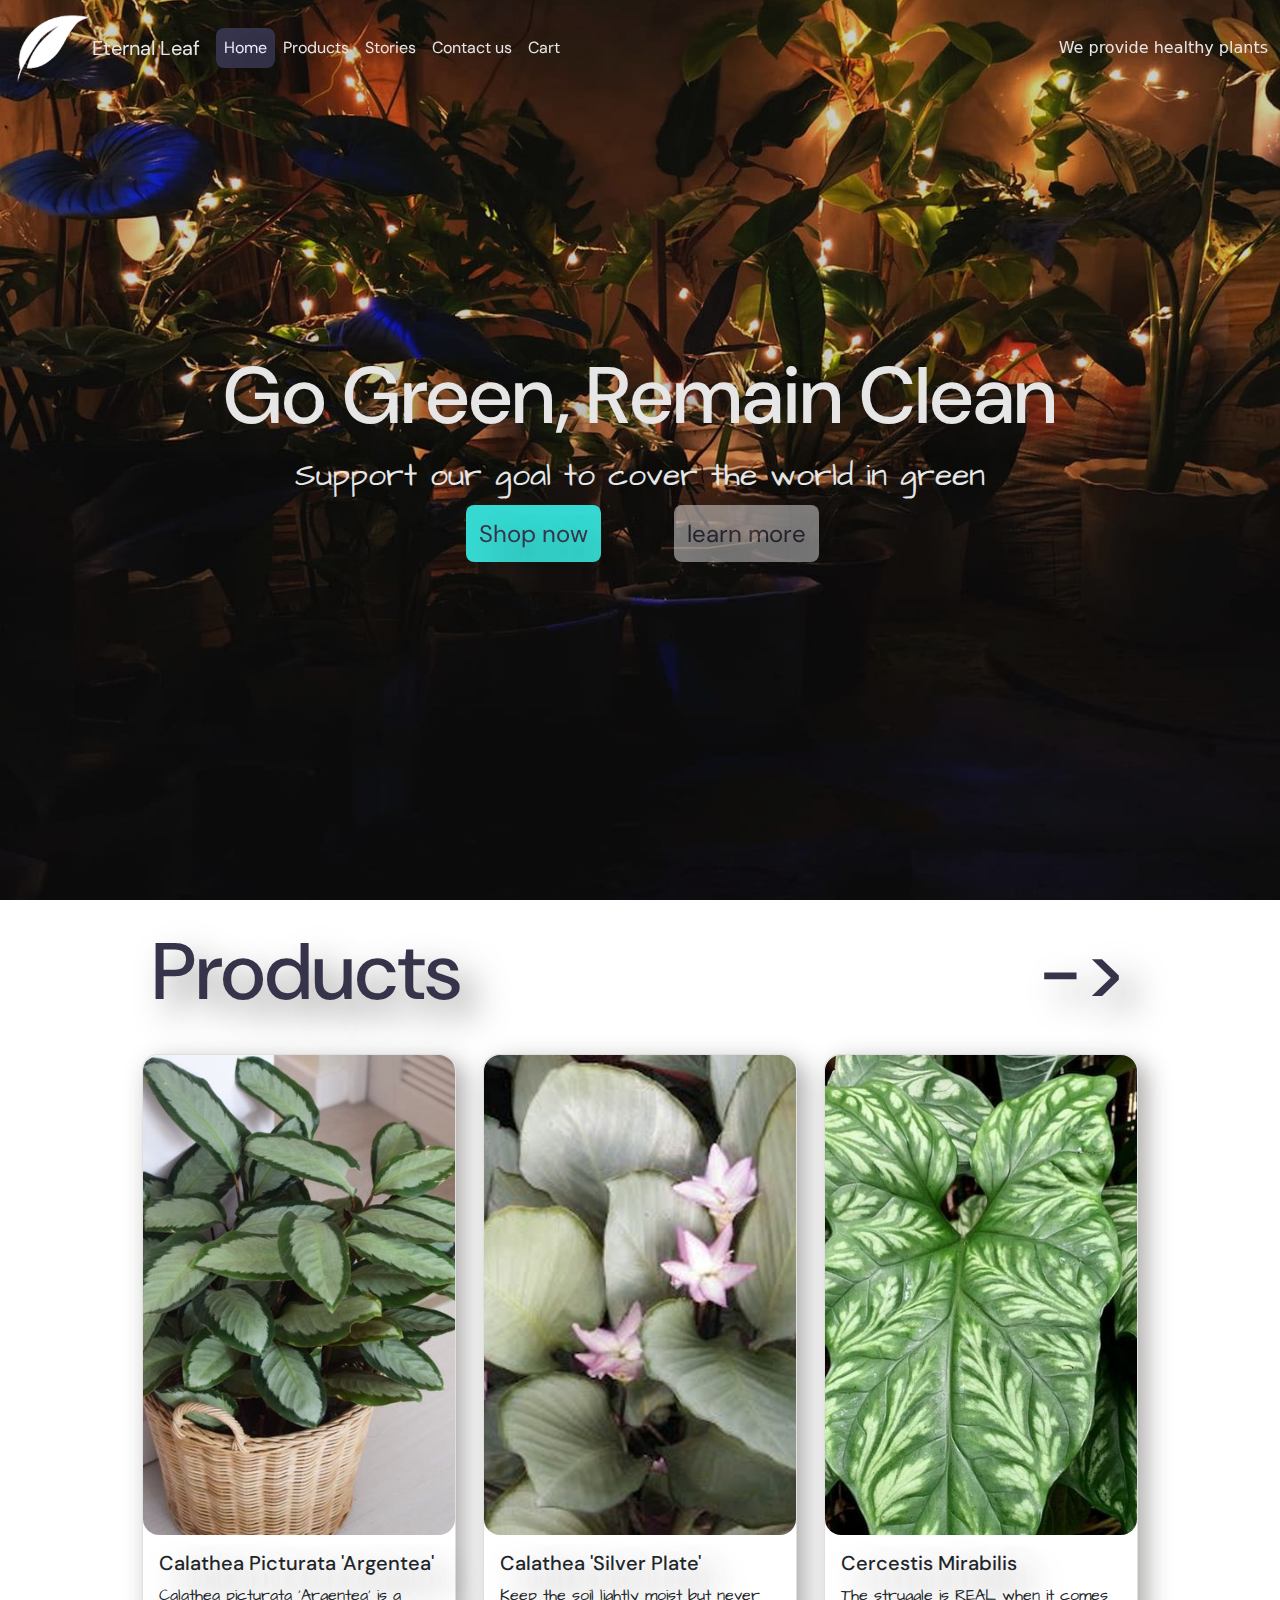
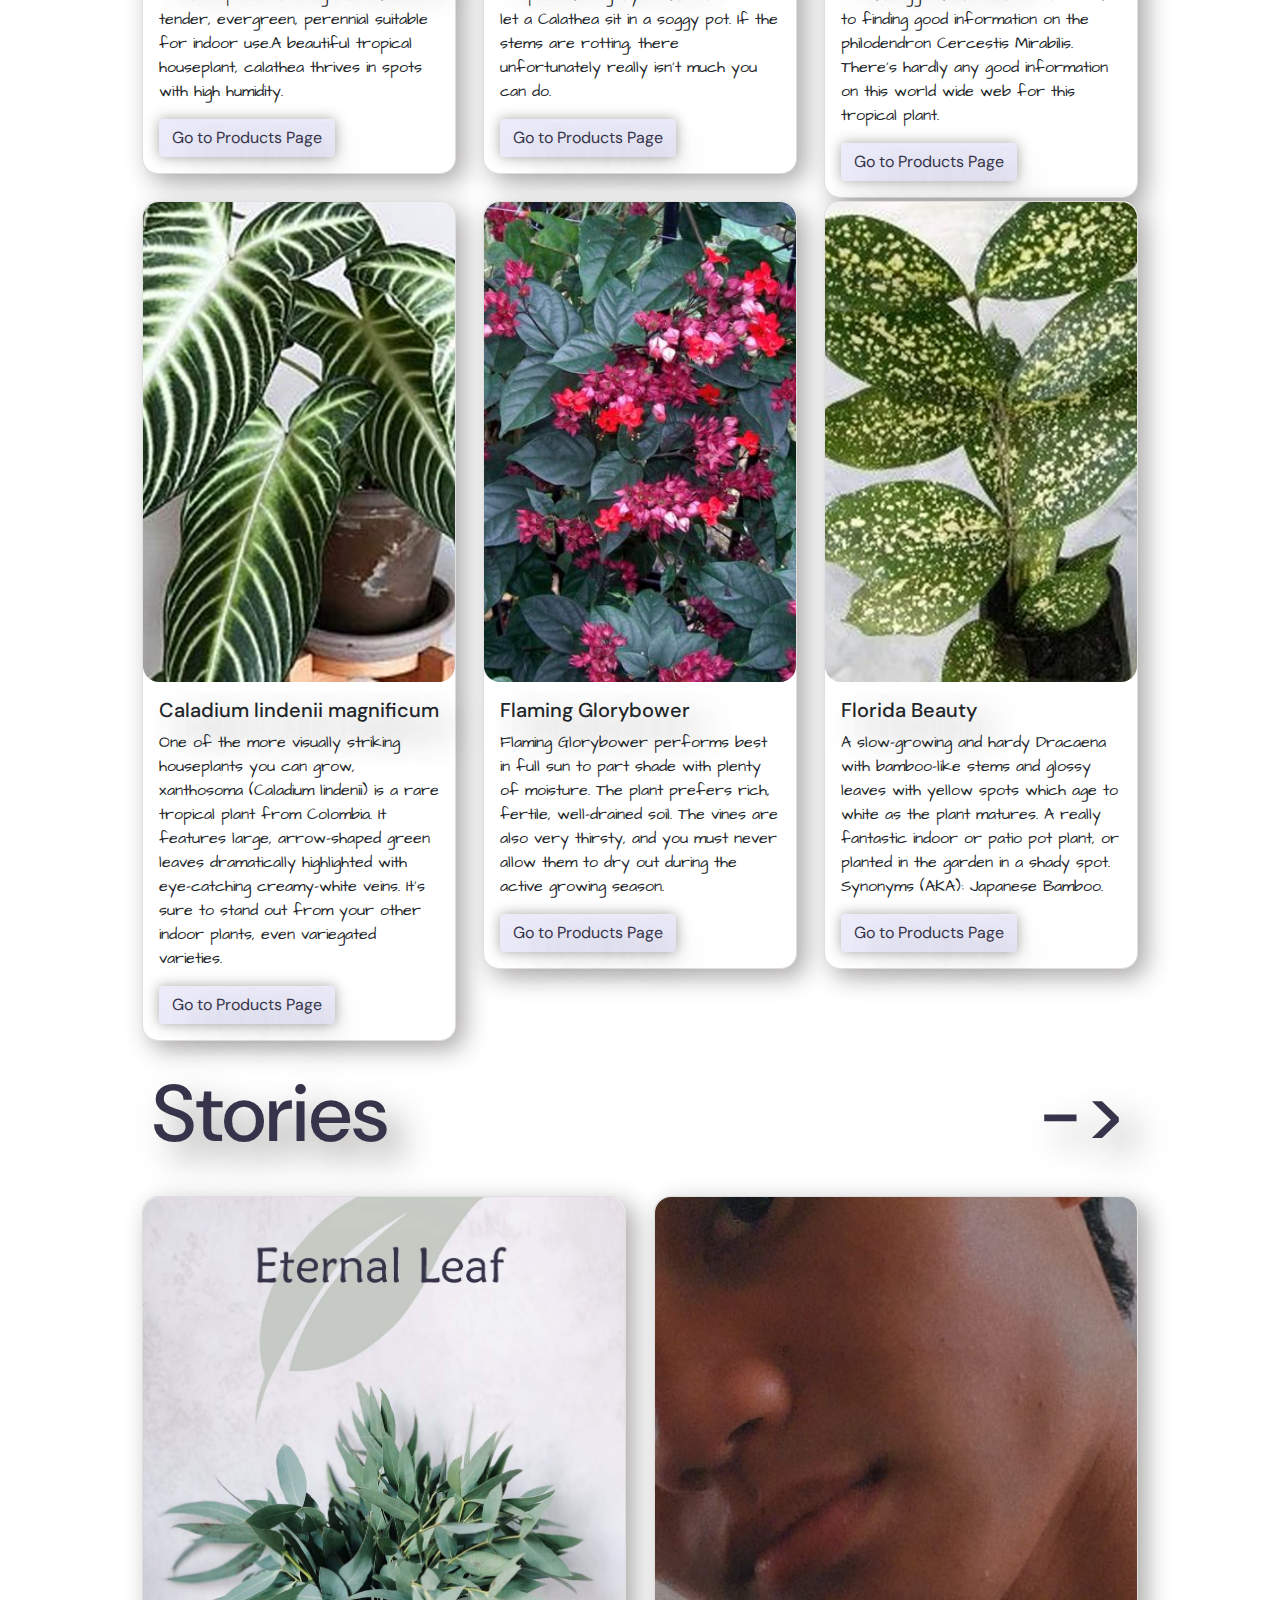
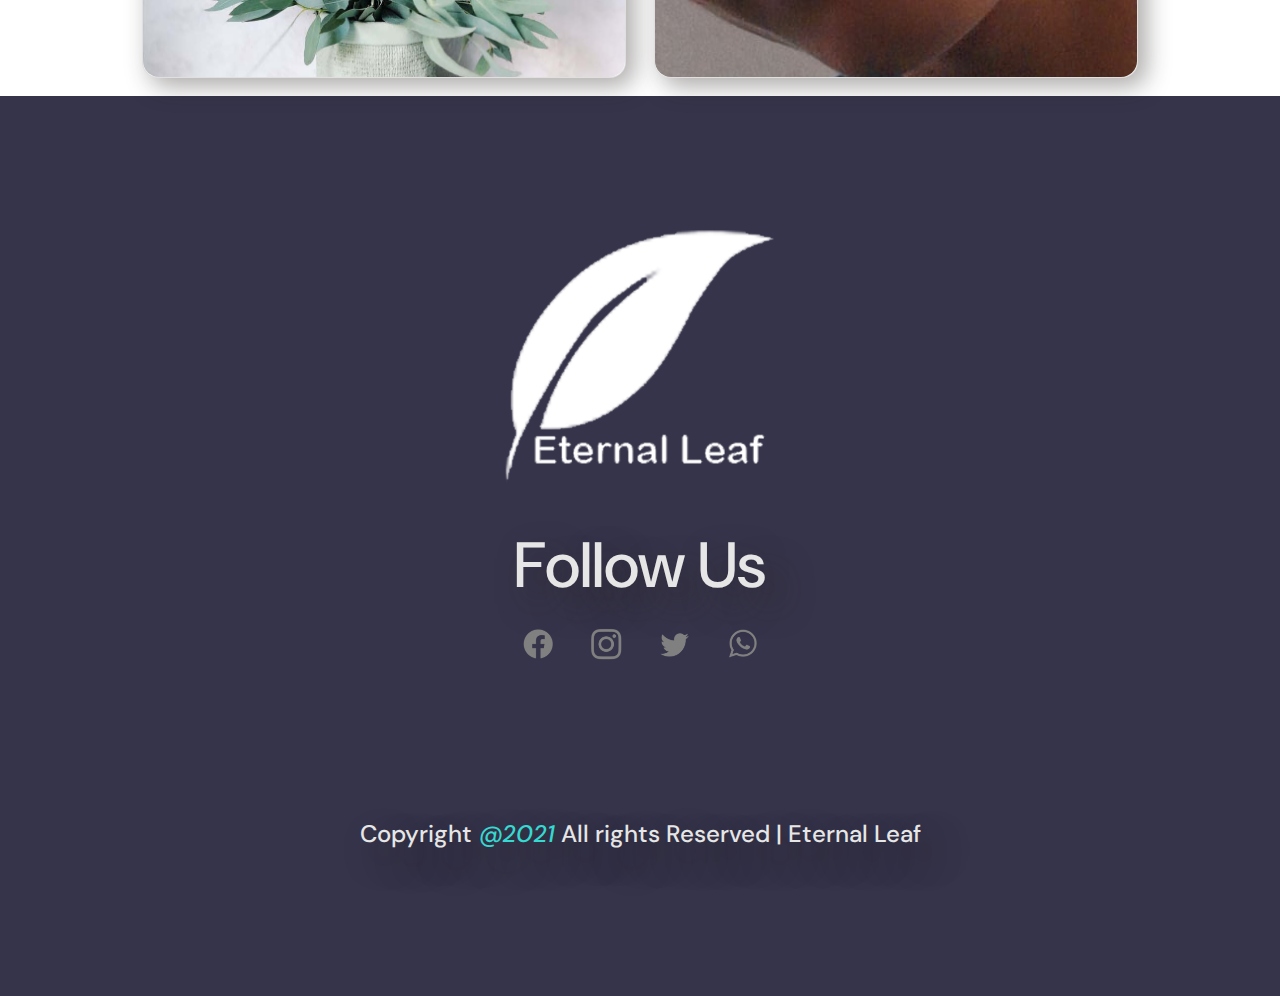
<file: index.html>
<!DOCTYPE html>
<html>
<head>
	<meta charset="utf-8">
	<title>Eternal Leaf</title>
	<link rel="stylesheet" type="text/css" href="css/bootstrap.css">
	<link rel="stylesheet" type="text/css" href="css/style.css">
	<script type="text/javascript">
			window.addEventListener("scroll", function(){
				var navbar = document.querySelector("nav");
				navbar.classList.toggle("sticky", window.scrollY > 50);
			})
	</script>
	<link rel="shortcut icon" href="img/title-logo.ico" />
</head>

<body >
	<!-- navbar -->
<nav class="navbar navbar-expand-lg ">
  <div class="container-fluid">
  	<img src="img/eternalleaf-icon.png">
    <a class="navbar-brand" href="#">Eternal Leaf</a>
    <button class="navbar-toggler" type="button" data-bs-toggle="collapse" data-bs-target="#navbarText" aria-controls="navbarText" aria-expanded="false" aria-label="Toggle navigation">
      <span class="navbar-toggler-icon">
      	<img src="img/cart-icon.png">
      </span>
    </button>
    <div class="collapse navbar-collapse" id="navbarText">
      <ul class="navbar-nav me-auto mb-2 mb-lg-0">
        <li class="nav-item">
          <a class="nav-link nav-link-active" aria-current="page" href="index.html">Home</a>
        </li>
        <li class="nav-item">
          <a class="nav-link" href="products.html">Products</a>
        </li>
        <li class="nav-item">
          <a class="nav-link" href="stories.html">Stories</a>
        </li>
        <li class="nav-item">
          <a class="nav-link" href="contact.html">Contact us</a>
        </li>
        <li class="nav-item">
          <a class="nav-link" href="cart.html">Cart</a>
        </li>
      </ul>
      <span class="navbar-text">
        We provide healthy plants
      </span>
    </div>
  </div>
</nav>


	<!-- hero section -->
	<div class="container-fluid">
		<div class="row hero">
			<img src="img/hero.jpg"> 
			<div class="col-12 align-self-center">
				<h1 >Go Green, Remain Clean</h1>
				<p>Support our goal to cover the world in green</p>
				<div class="row justify-content-center">
					<div class="col-md-2 col-sm-4 col-6">
						<a href="products.html" class="button-shop button">Shop now</a>
					</div>
					<div class="col-md-2 col-sm-4 col-6">
						<a href="stories.html" class="button">learn more</a>
					</div>
					
				</div>
			</div>
			
		</div>
	</div>

	<!-- products section -->
	<div class="container">

		<div class="row justify-content-between">
			<div class="col mini-nav">
				<h1>Products</h1>
			</div>
			<div class="col mini-nav">
				<a href="products.html" class="proceed">
					<h1>-></h1>
				</a>
				
			</div>
		</div>

		<div class="row row-cols-md-3 row-cols-sm-2 row-cols-1">
			<div class="col">
				<div class="card">
				  <img src="img/Argentea.png" class="card-img-top" alt="...">
				  <div class="card-body">
				    <h5 class="card-title">Calathea Picturata 'Argentea'</h5>
				    <p class="card-text">Calathea picturata 'Argentea' is a tender, evergreen, perennial suitable for indoor use.A beautiful tropical houseplant, calathea thrives in spots with high humidity.</p>
				    <a href="products.html" class="btn btn-shop">Go to Products Page</a>
				  </div>
				</div>
			</div>
			<div class="col">
				<div class="card">
				  <img src="img/Calathea.png" class="card-img-top" alt="...">
				  <div class="card-body">
				    <h5 class="card-title">Calathea 'Silver Plate'</h5>
				    <p class="card-text"> Keep the soil lightly moist but never let a Calathea sit in a soggy pot. If the stems are rotting, there unfortunately really isn't much you can do.</p>
				    <a href="products.html" class="btn btn-shop">Go to Products Page</a>
				  </div>
				</div>
			</div>
			<div class="col">
				<div class="card">
				  <img src="img/CercestisMirabilis.png" class="card-img-top" alt="...">
				  <div class="card-body">
				    <h5 class="card-title">Cercestis Mirabilis</h5>
				    <p class="card-text">The struggle is REAL when it comes to finding good information on the philodendron Cercestis Mirabilis. There’s hardly any good information on this world wide web for this tropical plant.</p>
				    <a href="products.html" class="btn btn-shop">Go to Products Page</a>
				  </div>
				</div>
			</div>
			<div class="col">
				<div class="card">
				  <img src="img/Etsy.png" class="card-img-top" alt="...">
				  <div class="card-body">
				    <h5 class="card-title">Caladium lindenii magnificum</h5>
				    <p class="card-text">One of the more visually striking houseplants you can grow, xanthosoma (Caladium lindenii) is a rare tropical plant from Colombia. It features large, arrow-shaped green leaves dramatically highlighted with eye-catching creamy-white veins. It's sure to stand out from your other indoor plants, even variegated varieties. </p>
				    <a href="products.html" class="btn btn-shop">Go to Products Page</a>
				  </div>
				</div>
			</div>
			<div class="col">
				<div class="card">
				  <img src="img/FlamingGlorybower.png" class="card-img-top" alt="...">
				  <div class="card-body">
				    <h5 class="card-title">Flaming Glorybower</h5>
				    <p class="card-text">Flaming Glorybower performs best in full sun to part shade with plenty of moisture. The plant prefers rich, fertile, well-drained soil. The vines are also very thirsty, and you must never allow them to dry out during the active growing season.</p>
				    <a href="products.html" class="btn btn-shop">Go to Products Page</a>
				  </div>
				</div>
			</div>
			<div class="col">
				<div class="card">
				  <img src="img/FloridaBeauty.png" class="card-img-top" alt="...">
				  <div class="card-body">
				    <h5 class="card-title">Florida Beauty</h5>
				    <p class="card-text">A slow-growing and hardy Dracaena with bamboo-like stems and glossy leaves with yellow spots which age to white as the plant matures. A really fantastic indoor or patio pot plant, or planted in the garden in a shady spot. Synonyms (AKA): Japanese Bamboo.</p>
				    <a href="products.html" class="btn btn-shop">Go to Products Page</a>
				  </div>
				</div>
			</div>
		</div>
	</div>

	<!-- story section -->
	<div class="container">
		<div class="row justify-content-between">
			<div class="col mini-nav">
				<h1>Stories</h1>
			</div>
			<div class="col mini-nav">
				<a href="stories.html" class="proceed">
					<h1>-></h1>
				</a>
			</div>
		</div>

		<div class="row row-cols-2">
			<div class="col">
				<div class="card">
				  <img src="img/product-1.jpg" class="card-img-story" alt="...">
				  <div class="card-body card-story">
				    <h5 class="card-title">Company</h5>
				    <p class="card-text">The Company Eternal leaf was once just a small little business in the philippines that sells plants and crops to people, people come here to buy beautiful well cared plants that gives us pleasure everyday, the bsiness boomed when the pandemic came which led people to take care of plants more than usual, in the philippines they were called 'plantitas' and 'plantitos'...</p>
				  </div>
				</div>
			</div>
			<div class="col">
				<div class="card">
				  <img src="img/Socialimg.jpg" class="card-img-story" alt="...">
				  <div class="card-body card-story">
				    <h5 class="card-title">Founder</h5>
				    <p class="card-text">It's me Justine Codera the founder of Eternal Leaf, im a web designer graduate from rtu, so basically I designed this website myself, I've been a designer in many kinds of things like, logo's posters, webpages, and brands but besides being a designer, I own Eternal leaf which was just a small business way back 2020...</p>
				  </div>
				  
				</div>
			</div>
		</div>

	</div>

	<!-- Footer section -->
	<div class="container-fluid footer">
		<div class="row justify-content-center row-logo">
			<div class="col-4">
				<img src="img/footer-icon.png" class="logo">
			</div>
		</div>
		<div class="row text-center  row-follow_us">
			<h1>
				Follow Us
			</h1>
		</div>
		<div class="row text-center icons row-links">
			<a href="">
				<img src="img/facebook-icon.png" alt="" class="footer-icon">
			</a>
			<a href="">
				<img src="img/insta-icon.png" alt="" class="footer-icon">
			</a>
			<a href="">
				<img src="img/twitter-icon.png" alt="" class="footer-icon">
			</a>
			<a href="">
				<img src="img/whatsapp-icon.png" alt="" class="footer-icon">
			</a>
		</div>
		<div class="row text-center copyright">
			<h3>Copyright<em class="copyright"> @2021</em> All rights Reserved | Eternal Leaf</h3>
		</div>
	</div>

<script type="text/javascript" src="js/bootstrap.bundle.js"></script>
</body>
</html>
</file>
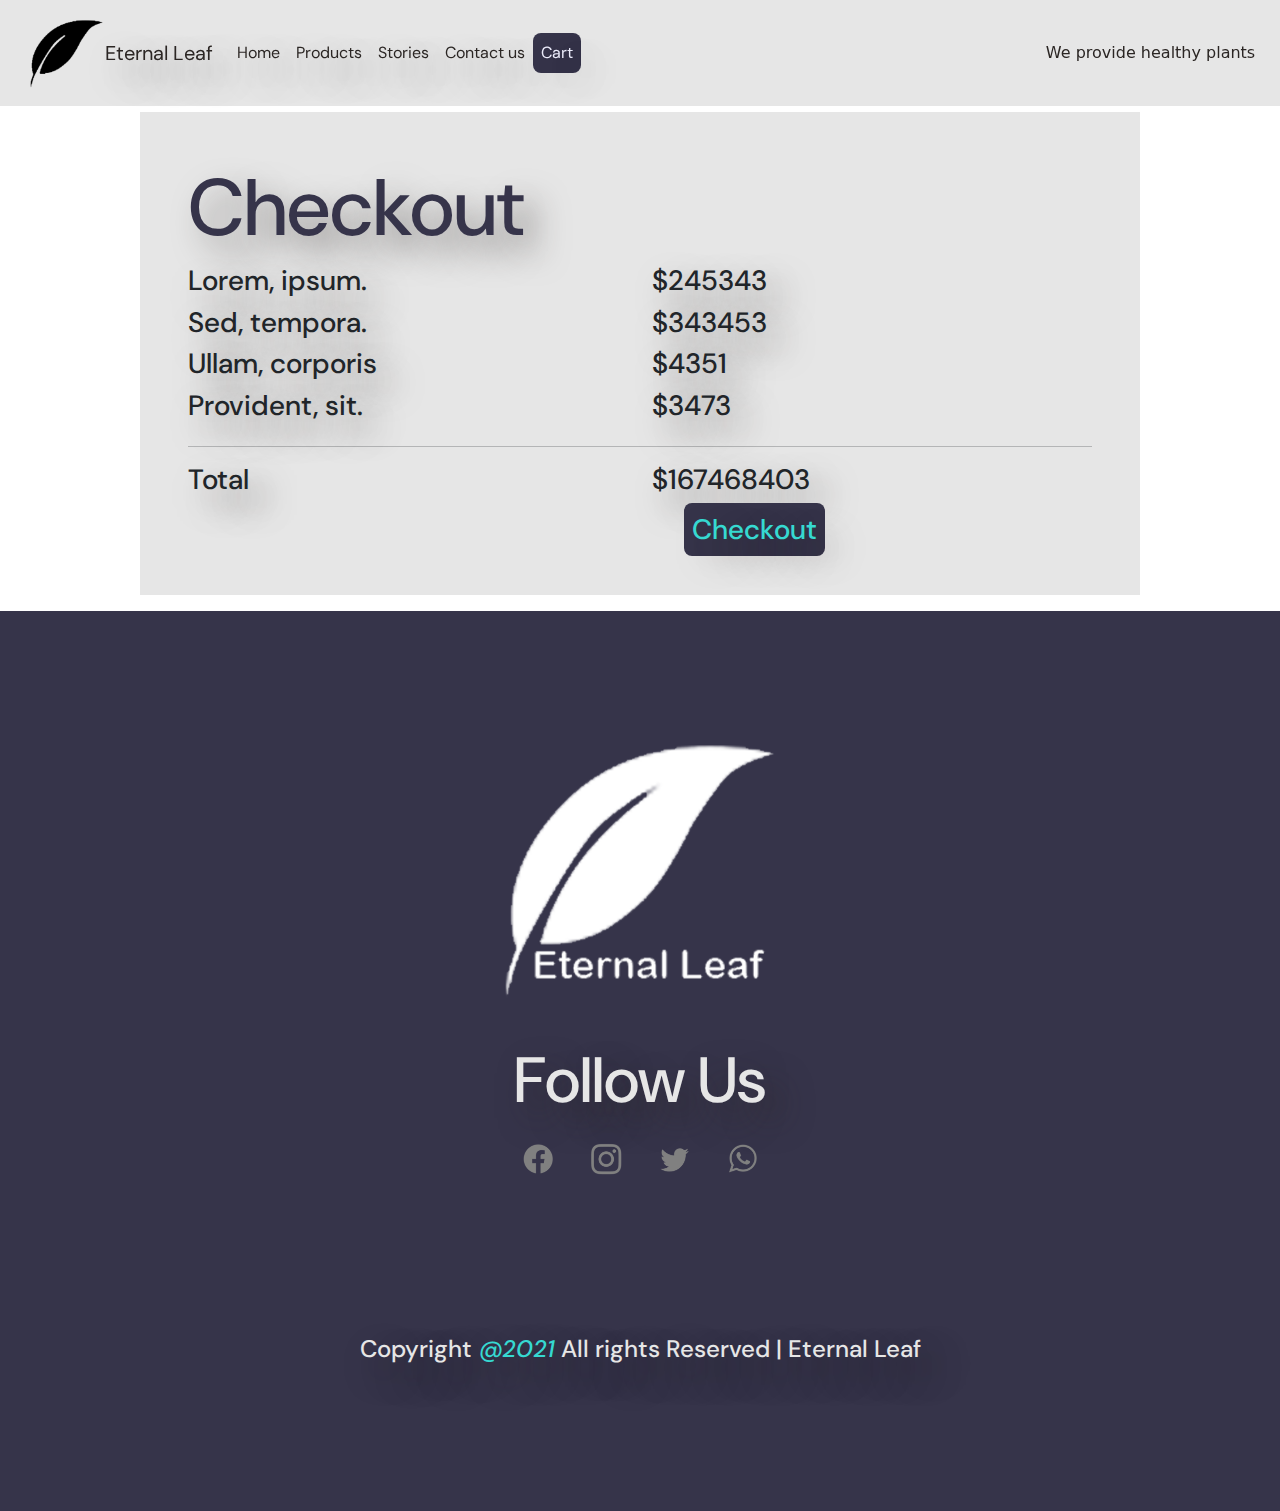
<file: cart.html>
<!DOCTYPE html>
<html>
<head>
	<meta charset="utf-8">
	<title>Eternal Leaf</title>
	<link rel="stylesheet" type="text/css" href="css/bootstrap.css">
	<link rel="stylesheet" type="text/css" href="css/style.css">

	<link rel="shortcut icon" href="img/title-logo.ico" />

</head>
<body>
	<!-- navbar -->
<nav class="navbar navbar-expand-lg sticky">
  <div class="container-fluid">
  	<img src="img/eternalleaf-icon.png">
    <a class="navbar-brand" href="#">Eternal Leaf</a>
    <button class="navbar-toggler" type="button" data-bs-toggle="collapse" data-bs-target="#navbarText" aria-controls="navbarText" aria-expanded="false" aria-label="Toggle navigation">
      <span class="navbar-toggler-icon">
      	<img src="img/cart-icon.png">
      </span>
    </button>
    <div class="collapse navbar-collapse" id="navbarText">
      <ul class="navbar-nav me-auto mb-2 mb-lg-0">
        <li class="nav-item">
          <a class="nav-link" aria-current="page" href="index.html">Home</a>
        </li>
        <li class="nav-item">
          <a class="nav-link" href="products.html">Products</a>
        </li>
        <li class="nav-item">
          <a class="nav-link" href="stories.html">Stories</a>
        </li>
        <li class="nav-item">
          <a class="nav-link" href="contact.html">Contact us</a>
        </li>
        <li class="nav-item">
          <a class="nav-link nav-link-active" href="cart.html">Cart</a>
        </li>
      </ul>
      <span class="navbar-text">
        We provide healthy plants
      </span>
    </div>
  </div>
</nav>


<!-- checkout -->
<div class="container checkout-padding">
	<div class="checkout">
		<div class="row">
			<h1>Checkout</h1>
		</div>
	<div class="row">
		<div class="col-6">
			<h3>Lorem, ipsum.</h3>
			<h3>Sed, tempora.</h3>
			<h3>Ullam, corporis</h3>
			<h3>Provident, sit.</h3>
		</div>
		<div class="col-6">
			<h3>$245343</h3>
			<h3>$343453</h3>
			<h3>$4351</h3>
			<h3>$3473</h3>
		</div>
	</div>
	<hr>
	<div class="row total-checkout">
		<div class="col">
			<h3>Total</h3>
		</div>
		<div class="col total-cost">
			<div class="row">
				<div class="col-12"><h3>$167468403</h3></div>
				<div class="col-12" style="margin-top: 1rem;"><a href="#"><h3>Checkout</h3></a></div>
			</div>
		</div>
	</div>
	</div>
	
</div>
<!-- footer -->
<div class="container-fluid footer">
		<div class="row justify-content-center row-logo">
			<div class="col-4">
				<img src="img/footer-icon.png" class="logo">
			</div>
		</div>
		<div class="row text-center  row-follow_us">
			<h1>
				Follow Us
			</h1>
		</div>
		<div class="row text-center icons row-links">
			<a href="">
				<img src="img/facebook-icon.png" alt="" class="footer-icon">
			</a>
			<a href="">
				<img src="img/insta-icon.png" alt="" class="footer-icon">
			</a>
			<a href="">
				<img src="img/twitter-icon.png" alt="" class="footer-icon">
			</a>
			<a href="">
				<img src="img/whatsapp-icon.png" alt="" class="footer-icon">
			</a>
		</div>
		<div class="row text-center copyright">
			<h3>Copyright<em class="copyright"> @2021</em> All rights Reserved | Eternal Leaf</h3>
		</div>
	</div>
<script type="text/javascript" src="js/bootstrap.bundle.js"></script>
</body>
</html>
</file>
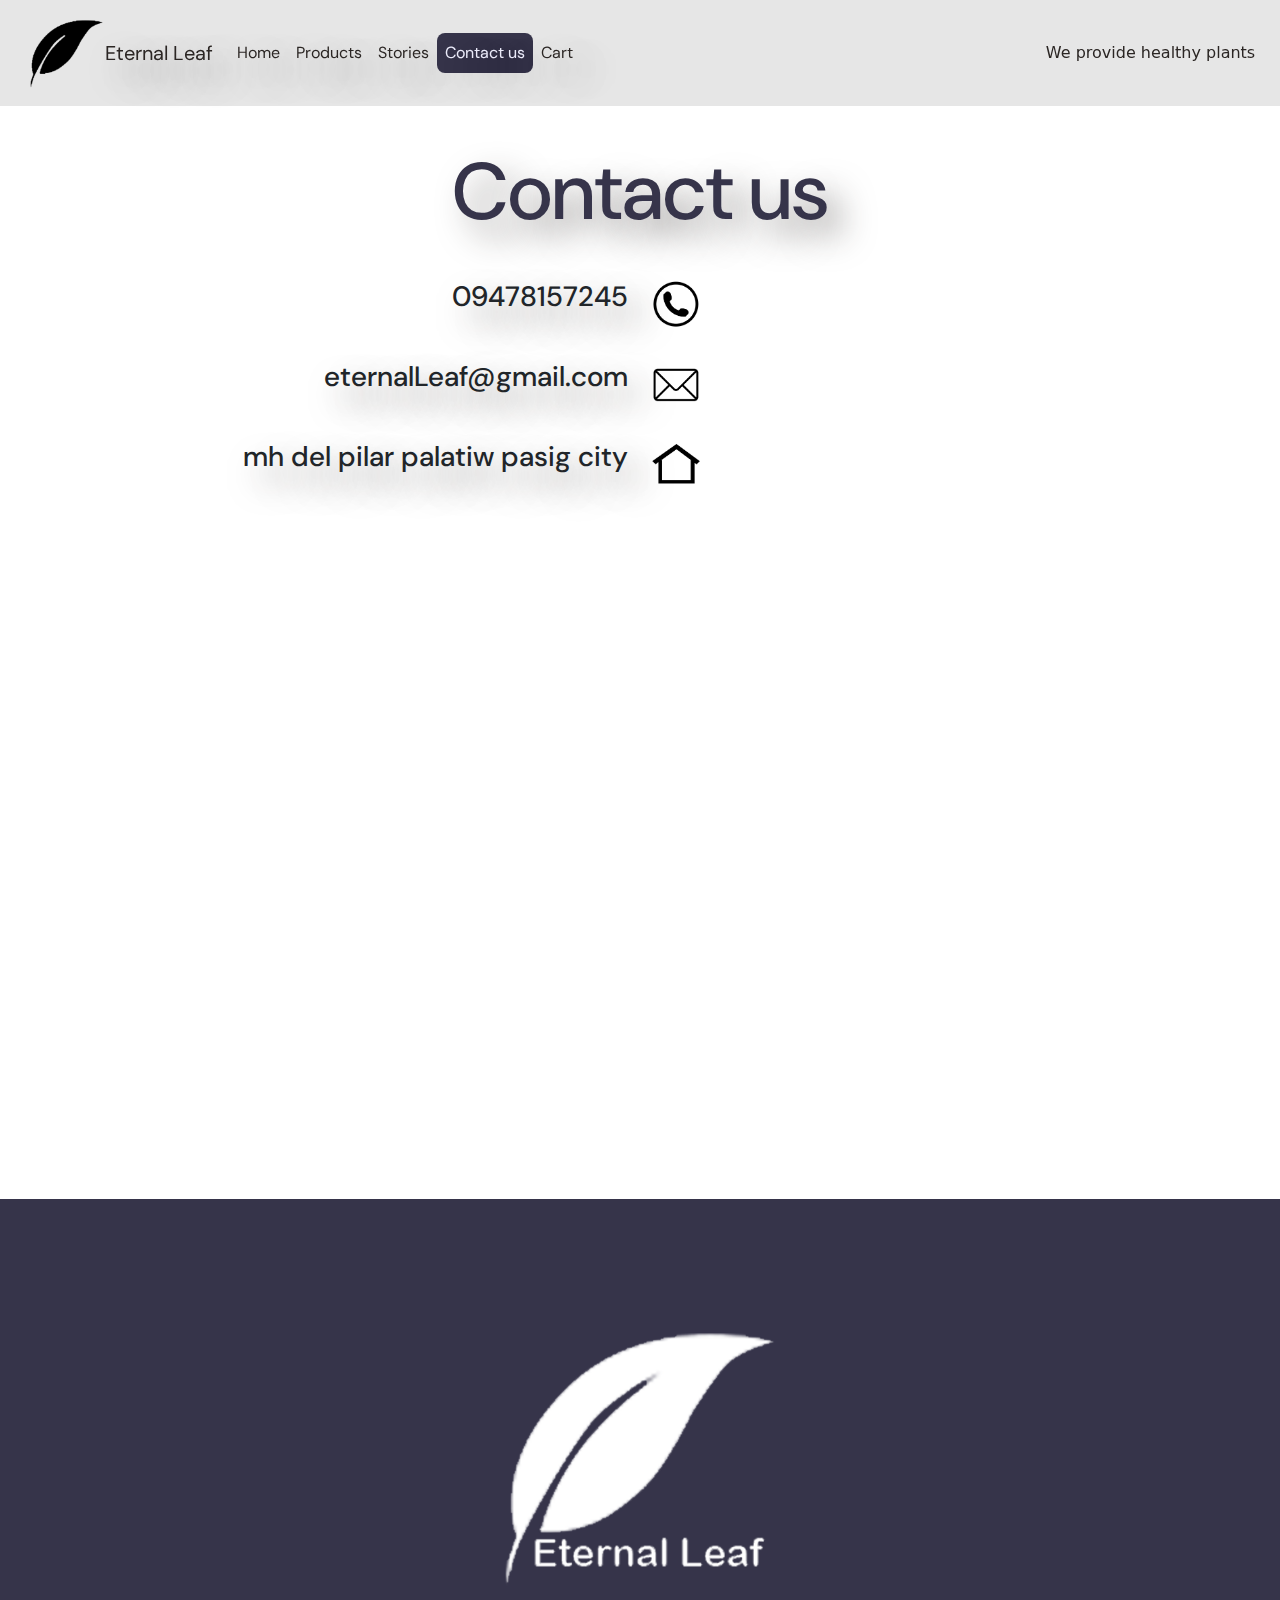
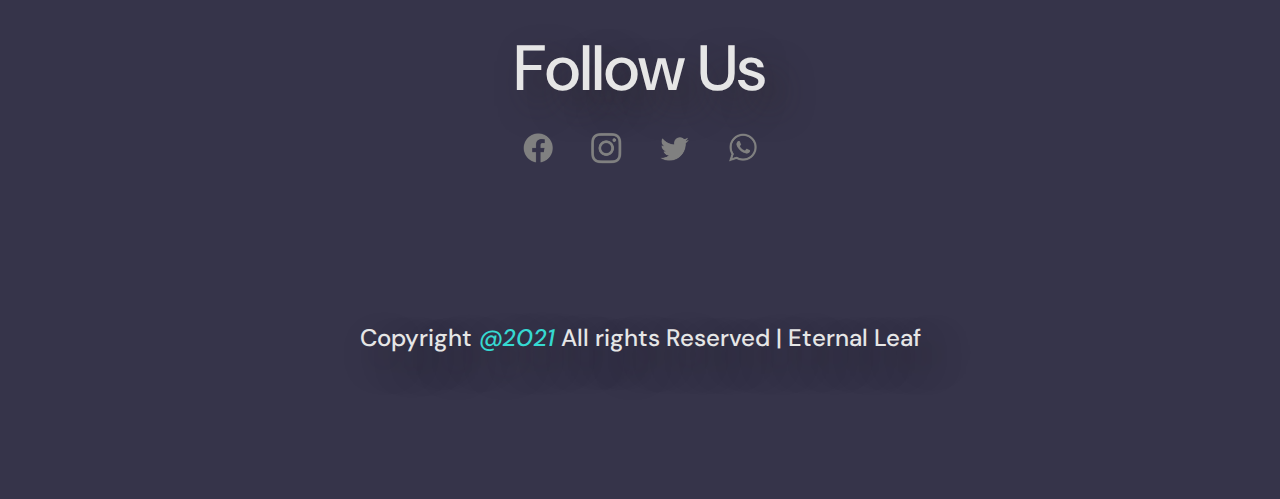
<file: contact.html>
<!DOCTYPE html>
<html>
<head>
	<meta charset="utf-8">
	<title>Eternal Leaf</title>
	<link rel="stylesheet" type="text/css" href="css/bootstrap.css">
	<link rel="stylesheet" type="text/css" href="css/style.css">

	<link rel="shortcut icon" href="img/title-logo.ico" />

</head>
<body>

<!-- navbar -->
<nav class="navbar navbar-expand-lg sticky">
  <div class="container-fluid">
  	<img src="img/eternalleaf-icon.png">
    <a class="navbar-brand" href="#">Eternal Leaf</a>
    <button class="navbar-toggler" type="button" data-bs-toggle="collapse" data-bs-target="#navbarText" aria-controls="navbarText" aria-expanded="false" aria-label="Toggle navigation">
      <span class="navbar-toggler-icon">
      	<img src="img/cart-icon.png">
      </span>
    </button>
    <div class="collapse navbar-collapse" id="navbarText">
      <ul class="navbar-nav me-auto mb-2 mb-lg-0">
        <li class="nav-item">
          <a class="nav-link" aria-current="page" href="index.html">Home</a>
        </li>
        <li class="nav-item">
          <a class="nav-link" href="products.html">Products</a>
        </li>
        <li class="nav-item">
          <a class="nav-link" href="stories.html">Stories</a>
        </li>
        <li class="nav-item">
          <a class="nav-link nav-link-active" href="contact.html">Contact us</a>
        </li>
        <li class="nav-item">
          <a class="nav-link" href="cart.html">Cart</a>
        </li>
      </ul>
      <span class="navbar-text">
        We provide healthy plants
      </span>
    </div>
  </div>
</nav>

<!-- contacts -->
<div class="container contacts-padding">
	<div class="row">
		<h1>Contact us</h1>
	</div>
	<div class="row">
		<div class="col-6">
			<h3>09478157245</h3>
		</div>
		<div class="col-6 contact-icons">
			<img src="img/phone-icon.png" alt="">
		</div>
	</div>
	<div class="row">
		<div class="col-6">
			<h3>eternalLeaf@gmail.com</h3>
		</div>
		<div class="col-6 contact-icons">
			<img src="img/mail-icon.png" alt="">
		</div>
	</div>
	<div class="row">
		<div class="col-6">
			<h3>mh del pilar palatiw pasig city</h3>
		</div>
		<div class="col-6 contact-icons">
			<img src="img/address-icon.png" alt="">
		</div>
	</div>
</div>

<!-- map -->
<div class="container-fluid contact-map" >
	<div class="row">
		<div class="mapouter">
			<div class="gmap_canvas">
				<iframe width="100%" height="640px" id="gmap_canvas" src="https://maps.google.com/maps?q=mh%20del%20pilar%20palatiw%20pasig%20city&t=&z=13&ie=UTF8&iwloc=&output=embed" frameborder="0" scrolling="no" marginheight="0" marginwidth="0">
					
				</iframe>
				<br>
				<style>.mapouter{
								position:relative;
								text-align:right;
								height:100%;
								width:100%;
								}</style>
				<style>.gmap_canvas {
				overflow:hidden;
				background:none!important;
				height:100%;
				width:100%;
				}</style></div></div>
	</div>
</div>
<!-- footer -->
<div class="container-fluid footer">
		<div class="row justify-content-center row-logo">
			<div class="col-4">
				<img src="img/footer-icon.png" class="logo">
			</div>
		</div>
		<div class="row text-center  row-follow_us">
			<h1>
				Follow Us
			</h1>
		</div>
		<div class="row text-center icons row-links">
			<a href="">
				<img src="img/facebook-icon.png" alt="" class="footer-icon">
			</a>
			<a href="">
				<img src="img/insta-icon.png" alt="" class="footer-icon">
			</a>
			<a href="">
				<img src="img/twitter-icon.png" alt="" class="footer-icon">
			</a>
			<a href="">
				<img src="img/whatsapp-icon.png" alt="" class="footer-icon">
			</a>
		</div>
		<div class="row text-center copyright">
			<h3>Copyright<em class="copyright"> @2021</em> All rights Reserved | Eternal Leaf</h3>
		</div>
	</div>
<script type="text/javascript" src="js/bootstrap.bundle.js"></script>
</body>
</html>
</file>
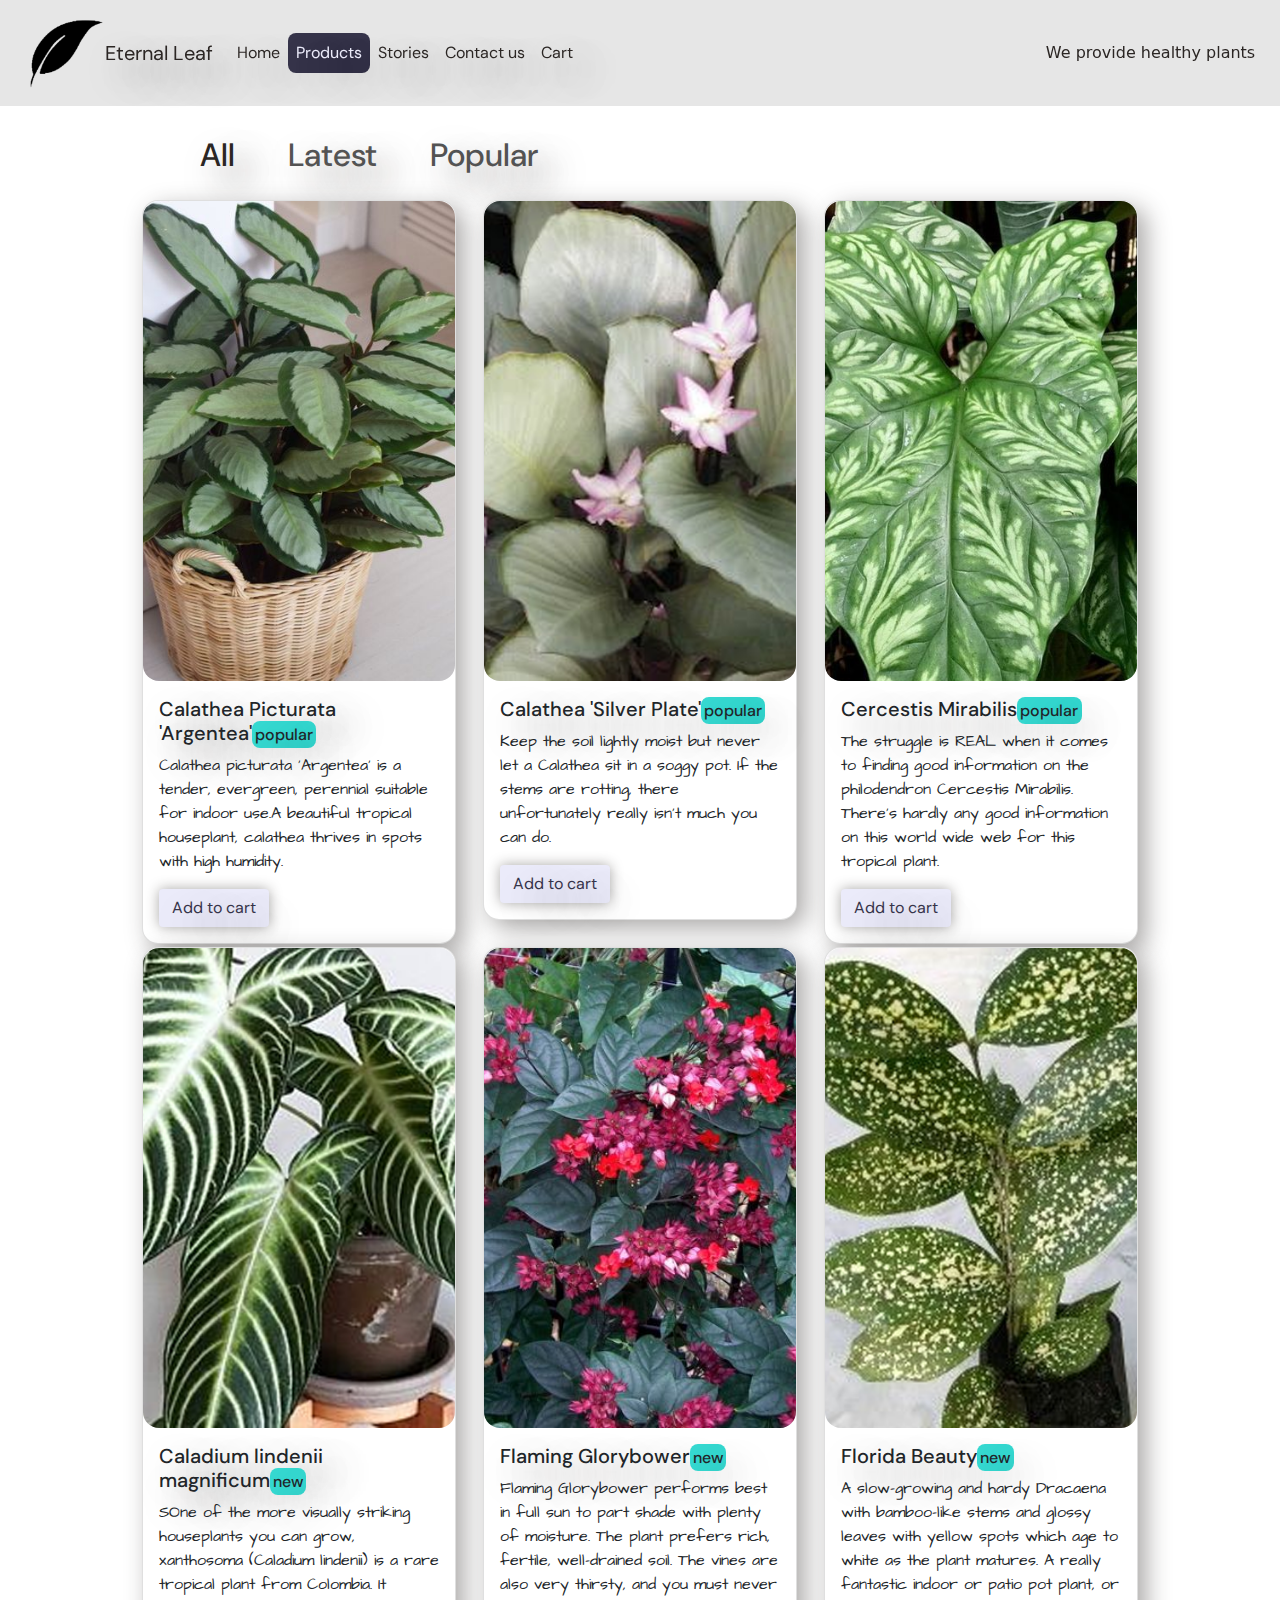
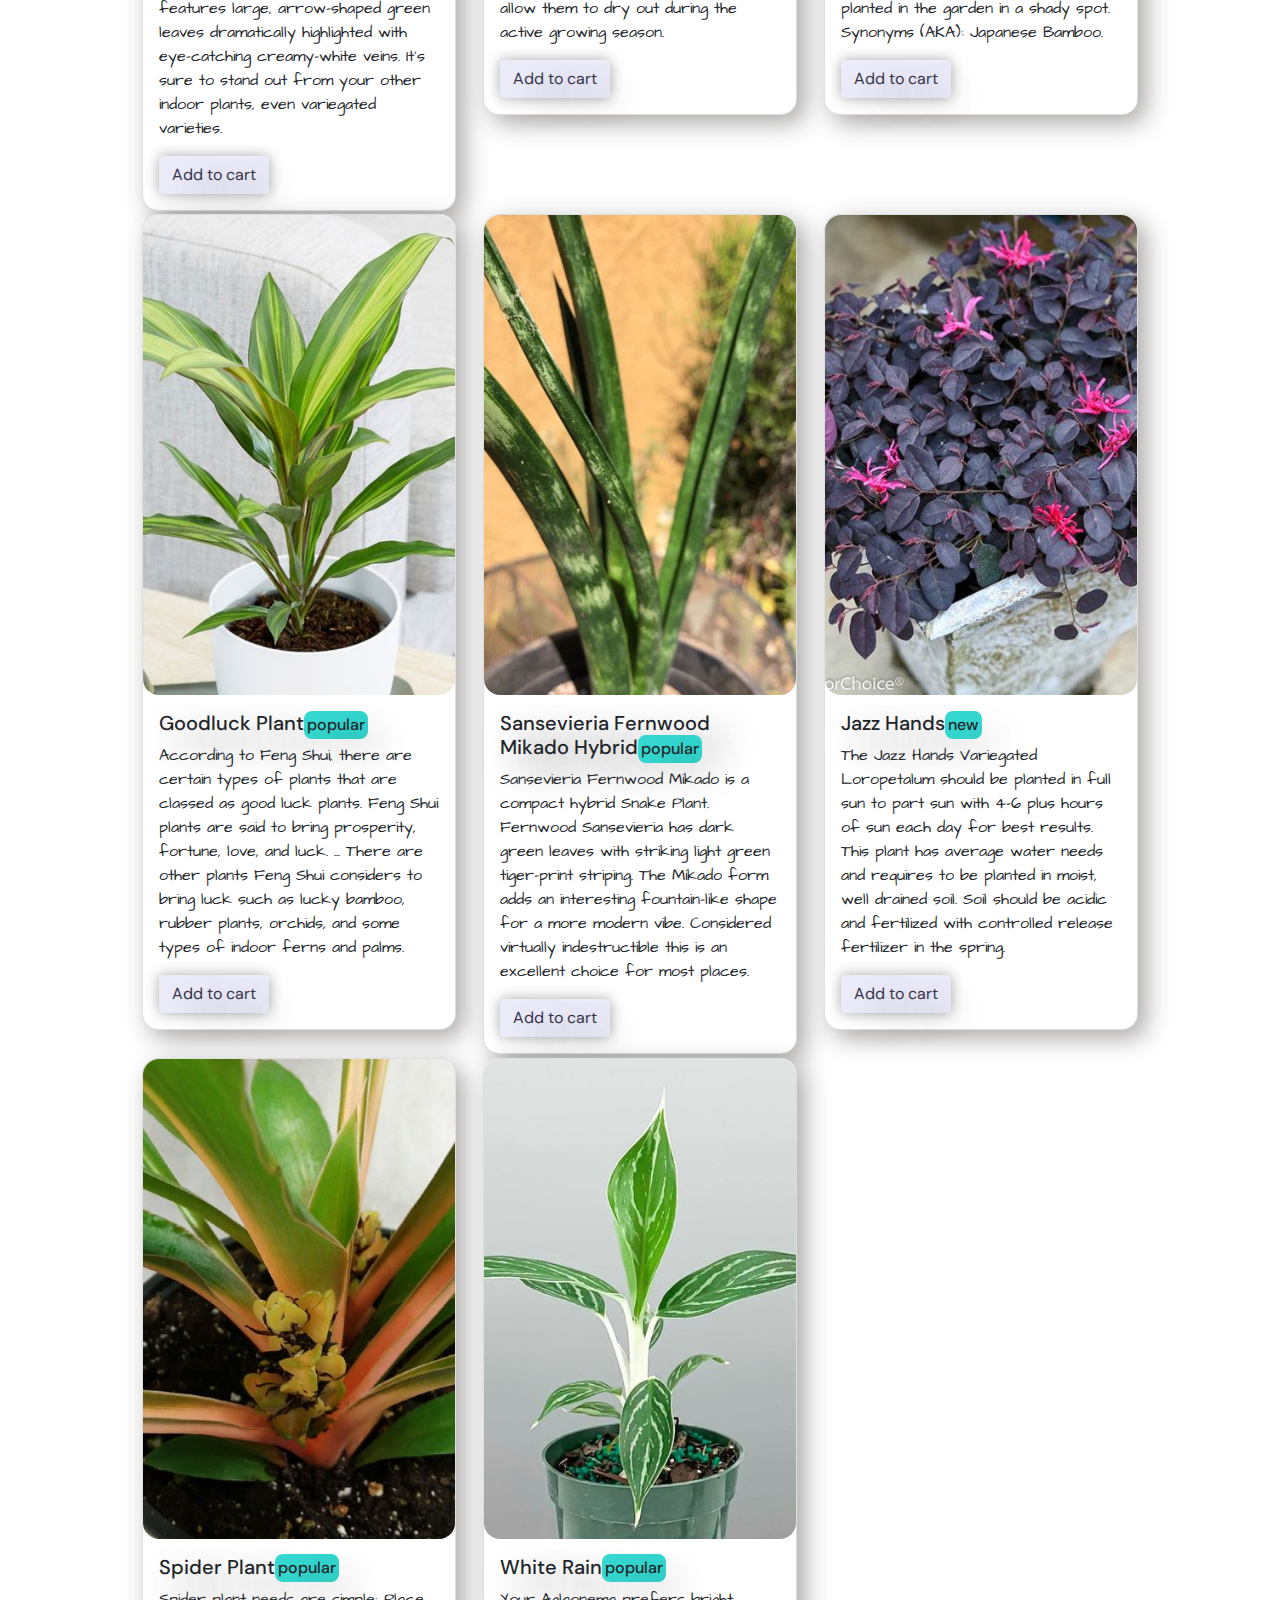
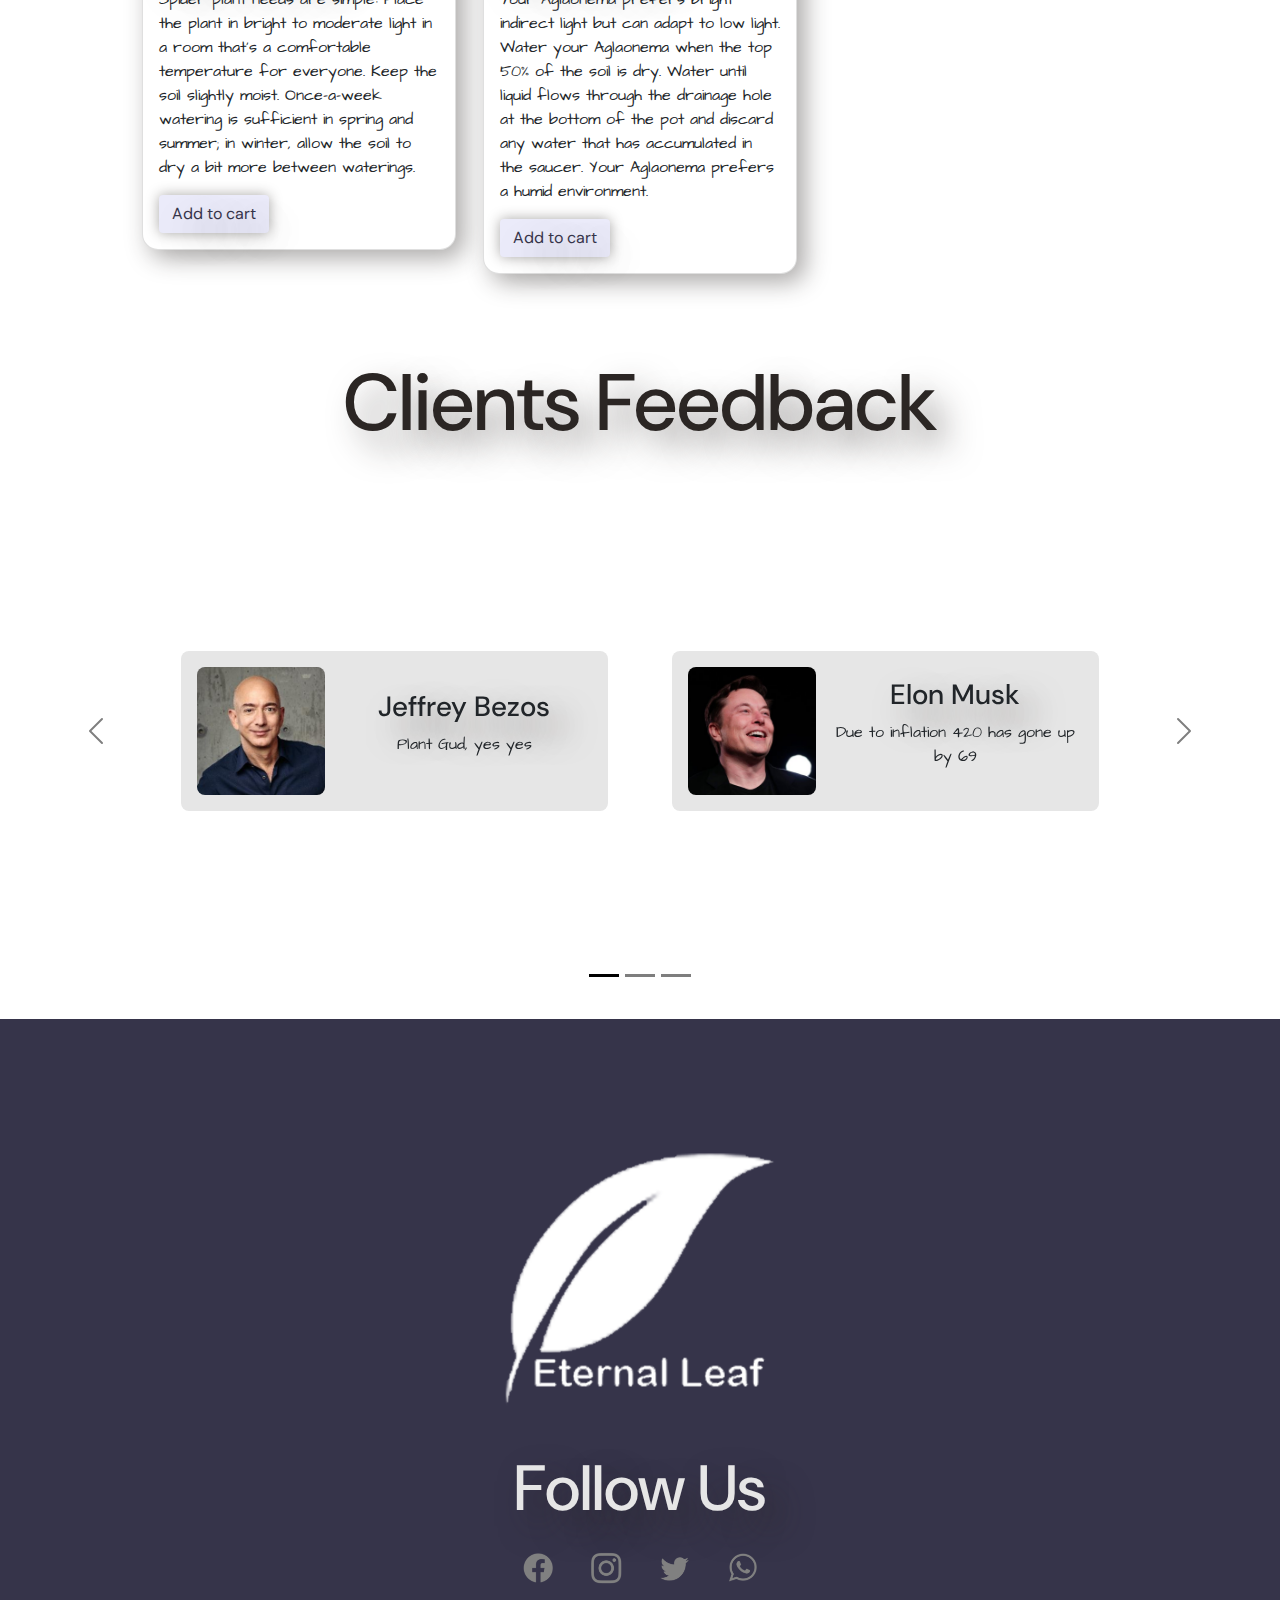
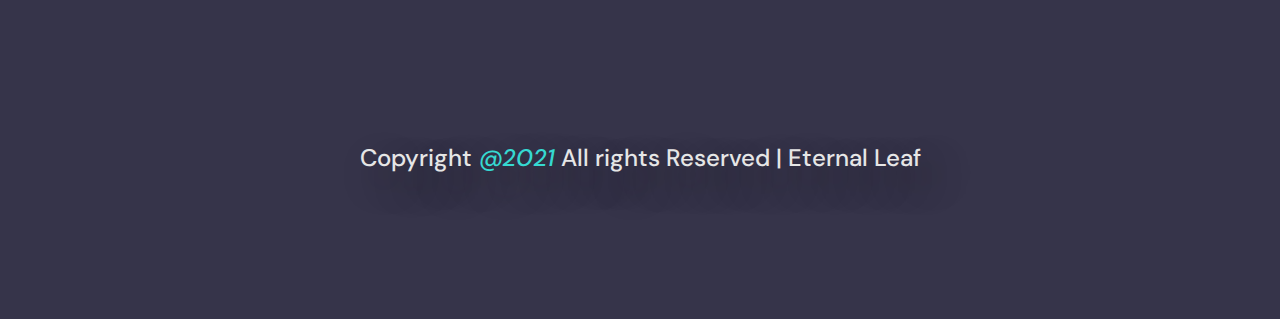
<file: products.html>
<!DOCTYPE html>
<html>
<head>
	<meta charset="utf-8">
	<title>Eternal Leaf</title>
	<link rel="stylesheet" type="text/css" href="css/bootstrap.css">
	<link rel="stylesheet" type="text/css" href="css/style.css">

	<link rel="shortcut icon" href="img/title-logo.ico" />

</head>

<body>
	<!-- navbar -->
<nav class="navbar navbar-expand-lg sticky">
  <div class="container-fluid">
  	<img src="img/eternalleaf-icon.png">
    <a class="navbar-brand" href="#">Eternal Leaf</a>
    <button class="navbar-toggler" type="button" data-bs-toggle="collapse" data-bs-target="#navbarText" aria-controls="navbarText" aria-expanded="false" aria-label="Toggle navigation">
      <span class="navbar-toggler-icon">
      	<img src="img/cart-icon.png">
      </span>
    </button>
    <div class="collapse navbar-collapse" id="navbarText">
      <ul class="navbar-nav me-auto mb-2 mb-lg-0">
        <li class="nav-item">
          <a class="nav-link" aria-current="page" href="index.html">Home</a>
        </li>
        <li class="nav-item">
          <a class="nav-link nav-link-active" href="products.html">Products</a>
        </li>
        <li class="nav-item">
          <a class="nav-link" href="stories.html">Stories</a>
        </li>
        <li class="nav-item">
          <a class="nav-link" href="contact.html">Contact us</a>
        </li>
        <li class="nav-item">
          <a class="nav-link" href="cart.html">Cart</a>
        </li>
      </ul>
      <span class="navbar-text">
        We provide healthy plants
      </span>
    </div>
  </div>
</nav>

<!-- products section -->
<div class="container products-padding">

		<div class="row justify-content-between">
			<div class="col mini-nav">
				<h2 class="products-nav mini-nav_active" id="products-nav_all" onclick="allclicked()">All</h2>
				<h2 class="products-nav" id="products-nav_latest" onclick="latestclicked()">Latest</h2>
				<h2 class="products-nav" id="products-nav_popular" onclick="popularclicked()">Popular</h2>

			</div>
		</div>

		<div class="row row-cols-md-3 row-cols-sm-2 row-cols-1">
			<div class="col popular prod">
				<div class="card">
				  <img src="img/Argentea.png" class="card-img-top" alt="...">
				  <div class="card-body">
				    <h5 class="card-title">Calathea Picturata 'Argentea'</h5>
				    <p class="card-text">Calathea picturata 'Argentea' is a tender, evergreen, perennial suitable for indoor use.A beautiful tropical houseplant, calathea thrives in spots with high humidity.</p>
				    <a href="#" class="btn btn-shop">Add to cart</a>
				  </div>
				</div>
			</div>
			<div class="col popular prod">
				<div class="card">
				  <img src="img/Calathea.png" class="card-img-top" alt="...">
				  <div class="card-body">
				    <h5 class="card-title">Calathea 'Silver Plate'</h5>
				    <p class="card-text">Keep the soil lightly moist but never let a Calathea sit in a soggy pot. If the stems are rotting, there unfortunately really isn't much you can do.</p>
				    <a href="#" class="btn btn-shop">Add to cart</a>
				  </div>
				</div>
			</div>
			<div class="col popular prod">
				<div class="card">
				  <img src="img/CercestisMirabilis.png" class="card-img-top" alt="...">
				  <div class="card-body">
				    <h5 class="card-title">Cercestis Mirabilis</h5>
				    <p class="card-text">The struggle is REAL when it comes to finding good information on the philodendron Cercestis Mirabilis. There’s hardly any good information on this world wide web for this tropical plant.</p>
				    <a href="#" class="btn btn-shop">Add to cart</a>
				  </div>
				</div>
			</div>
			<div class="col latest prod">
				<div class="card">
				  <img src="img/Etsy.png" class="card-img-top" alt="...">
				  <div class="card-body">
				    <h5 class="card-title">Caladium lindenii magnificum</h5>
				    <p class="card-text">SOne of the more visually striking houseplants you can grow, xanthosoma (Caladium lindenii) is a rare tropical plant from Colombia. It features large, arrow-shaped green leaves dramatically highlighted with eye-catching creamy-white veins. It's sure to stand out from your other indoor plants, even variegated varieties. </p>
				    <a href="#" class="btn btn-shop">Add to cart</a>
				  </div>
				</div>
			</div>
			<div class="col latest prod">
				<div class="card">
				  <img src="img/FlamingGlorybower.png" class="card-img-top" alt="...">
				  <div class="card-body">
				    <h5 class="card-title">Flaming Glorybower</h5>
				    <p class="card-text">Flaming Glorybower performs best in full sun to part shade with plenty of moisture. The plant prefers rich, fertile, well-drained soil. The vines are also very thirsty, and you must never allow them to dry out during the active growing season.</p>
				    <a href="#" class="btn btn-shop">Add to cart</a>
				  </div>
				</div>
			</div>
			<div class="col  latest prod">
				<div class="card">
				  <img src="img/FloridaBeauty.png" class="card-img-top" alt="...">
				  <div class="card-body">
				    <h5 class="card-title">Florida Beauty</h5>
				    <p class="card-text">A slow-growing and hardy Dracaena with bamboo-like stems and glossy leaves with yellow spots which age to white as the plant matures. A really fantastic indoor or patio pot plant, or planted in the garden in a shady spot. Synonyms (AKA): Japanese Bamboo.</p>
				    <a href="#" class="btn btn-shop">Add to cart</a>
				  </div>
				</div>
			</div>
			<div class="col popular prod">
				<div class="card">
				  <img src="img/GoodluckPlant.png" class="card-img-top" alt="...">
				  <div class="card-body">
				    <h5 class="card-title">Goodluck Plant</h5>
				    <p class="card-text">According to Feng Shui, there are certain types of plants that are classed as good luck plants. Feng Shui plants are said to bring prosperity, fortune, love, and luck. ... There are other plants Feng Shui considers to bring luck such as lucky bamboo, rubber plants, orchids, and some types of indoor ferns and palms.</p>
				    <a href="#" class="btn btn-shop">Add to cart</a>
				  </div>
				</div>
			</div>
			<div class="col popular prod">
				<div class="card">
				  <img src="img/hybrid.png" class="card-img-top" alt="...">
				  <div class="card-body">
				    <h5 class="card-title">Sansevieria Fernwood Mikado Hybrid</h5>
				    <p class="card-text">Sansevieria Fernwood Mikado is a compact hybrid Snake Plant. Fernwood Sansevieria has dark green leaves with striking light green tiger-print striping. The Mikado form adds an interesting fountain-like shape for a more modern vibe. Considered virtually indestructible this is an excellent choice for most places.</p>
				    <a href="#" class="btn btn-shop">Add to cart</a>
				  </div>
				</div>
			</div>
			<div class="col latest prod">
				<div class="card">
				  <img src="img/JazzHands.png" class="card-img-top" alt="...">
				  <div class="card-body">
				    <h5 class="card-title">Jazz Hands</h5>
				    <p class="card-text">The Jazz Hands Variegated Loropetalum should be planted in full sun to part sun with 4-6 plus hours of sun each day for best results. This plant has average water needs and requires to be planted in moist, well drained soil. Soil should be acidic and fertilized with controlled release fertilizer in the spring.</p>
				    <a href="#" class="btn btn-shop">Add to cart</a>
				  </div>
				</div>
			</div>
			<div class="col popular prod">
				<div class="card">
				  <img src="img/SpiderPlant.png" class="card-img-top" alt="...">
				  <div class="card-body">
				    <h5 class="card-title">Spider Plant</h5>
				    <p class="card-text">Spider plant needs are simple: Place the plant in bright to moderate light in a room that's a comfortable temperature for everyone. Keep the soil slightly moist. Once-a-week watering is sufficient in spring and summer; in winter, allow the soil to dry a bit more between waterings.</p>
				    <a href="#" class="btn btn-shop">Add to cart</a>
				  </div>
				</div>
			</div>
			<div class="col  popular prod">
				<div class="card">
				  <img src="img/WhiteRain.png" class="card-img-top" alt="...">
				  <div class="card-body">
				    <h5 class="card-title">White Rain</h5>
				    <p class="card-text">Your Aglaonema prefers bright indirect light but can adapt to low light. Water your Aglaonema when the top 50% of the soil is dry. Water until liquid flows through the drainage hole at the bottom of the pot and discard any water that has accumulated in the saucer. Your Aglaonema prefers a humid environment.</p>
				    <a href="#" class="btn btn-shop">Add to cart</a>
				  </div>
				</div>
			</div>
		</div>
	</div>

<!-- client feedback -->
<div class="container-fluid clients-feedback">
	  	<h1 style="text-align: center;">Clients Feedback</h1>
	<div class="row">
		<div id="carouselExampleDark" class="carousel carousel-dark slide" data-bs-ride="carousel">
  <div class="carousel-indicators">
    <button type="button" data-bs-target="#carouselExampleDark" data-bs-slide-to="0" class="active" aria-current="true" aria-label="Slide 1"></button>
    <button type="button" data-bs-target="#carouselExampleDark" data-bs-slide-to="1" aria-label="Slide 2"></button>
    <button type="button" data-bs-target="#carouselExampleDark" data-bs-slide-to="2" aria-label="Slide 3"></button>
  </div>
  <div class="carousel-inner">
    <div class="carousel-item active" data-bs-interval="10000">
      <div class="row justify-content-center  align-items-center">
      	<div class="col-md-4 col-sm-8 feedback-container text-center">
      		<div class="row align-items-center">
      			<div class="col-4">
      				<img src="img/Bezos.png" alt="">
      			</div>
      			<div class="col">
      		<h3>Jeffrey Bezos</h3>
      		<p>Plant Gud, yes yes</p>
      		</div>
      		</div>      		
      	</div>
      	<div class="col-md-4 col-sm-8 feedback-container text-center">
      		<div class="row align-items-center">
      			<div class="col-4">
      				<img src="img/Elon.png" alt="">
      			</div>
      			<div class="col">
      		<h3>Elon Musk</h3>
      		<p>Due to inflation 420 has gone up by 69</p>
      		</div>
      		</div>      		
      	</div>
      </div>
    </div>
    <div class="carousel-item" data-bs-interval="2000">
      <div class="row justify-content-center">
      	<div class="col-md-4 col-sm-8 feedback-container text-center">
      		<div class="row align-items-center">
      			<div class="col-4">
      				<img src="img/Rastaman.png" alt="">
      			</div>
      			<div class="col">
      		<h3>Rastaman</h3>
      		<p>Rastaman yow, hap human hap zombi</p>
      		</div>
      		</div>      		
      	</div>
      	<div class="col-md-4 col-sm-8 feedback-container text-center">
      		<div class="row align-items-center">
      			<div class="col-4">
      				<img src="img/Sova.png" alt="">
      			</div>
      			<div class="col">
      		<h3>Sova</h3>
      		<p>Shakdart, NOWHERE TO RUN!</p>
      		</div>
      		</div>      		
      	</div>
      </div>
    </div>
    <div class="carousel-item">
      <div class="row justify-content-center">
      	<div class="col-md-4 col-sm-8 feedback-container text-center">
      		<div class="row align-items-center">
      			<div class="col-4">
      				<img src="img/Jinx.png" alt="">
      			</div>
      			<div class="col">
      		<h3>Jinx</h3>
      		<p>Monkeh go boom boom</p>
      		</div>
      		</div>      		
      	</div>
      	<div class="col-md-4 col-sm-8 feedback-container text-center">
      		<div class="row align-items-center">
      			<div class="col-4">
      				<img src="img/Bill.png" alt="">
      			</div>
      			<div class="col">
      		<h3>Bill Gates</h3>
      		<p>I like the plants <3</p>
      		</div>
      		</div>      		
      	</div>
      </div>
    </div>
  </div>
  <button class="carousel-control-prev" type="button" data-bs-target="#carouselExampleDark" data-bs-slide="prev">
    <span class="carousel-control-prev-icon" aria-hidden="true"></span>
    <span class="visually-hidden">Previous</span>
  </button>
  <button class="carousel-control-next" type="button" data-bs-target="#carouselExampleDark" data-bs-slide="next">
    <span class="carousel-control-next-icon" aria-hidden="true"></span>
    <span class="visually-hidden">Next</span>
  </button>
</div>

	</div>
</div>
<!-- footer -->
<div class="container-fluid footer">
		<div class="row justify-content-center row-logo">
			<div class="col-4">
				<img src="img/footer-icon.png" class="logo">
			</div>
		</div>
		<div class="row text-center  row-follow_us">
			<h1>
				Follow Us
			</h1>
		</div>
		<div class="row text-center icons row-links">
			<a href="">
				<img src="img/facebook-icon.png" alt="" class="footer-icon">
			</a>
			<a href="">
				<img src="img/insta-icon.png" alt="" class="footer-icon">
			</a>
			<a href="">
				<img src="img/twitter-icon.png" alt="" class="footer-icon">
			</a>
			<a href="">
				<img src="img/whatsapp-icon.png" alt="" class="footer-icon">
			</a>
		</div>
		<div class="row text-center copyright">
			<h3>Copyright<em class="copyright"> @2021</em> All rights Reserved | Eternal Leaf</h3>
		</div>
	</div>

<script type="text/javascript" src="js/bootstrap.bundle.js"></script>
<script type="text/javascript" src="js/script.js">

</script>
</body>

</html>
</file>
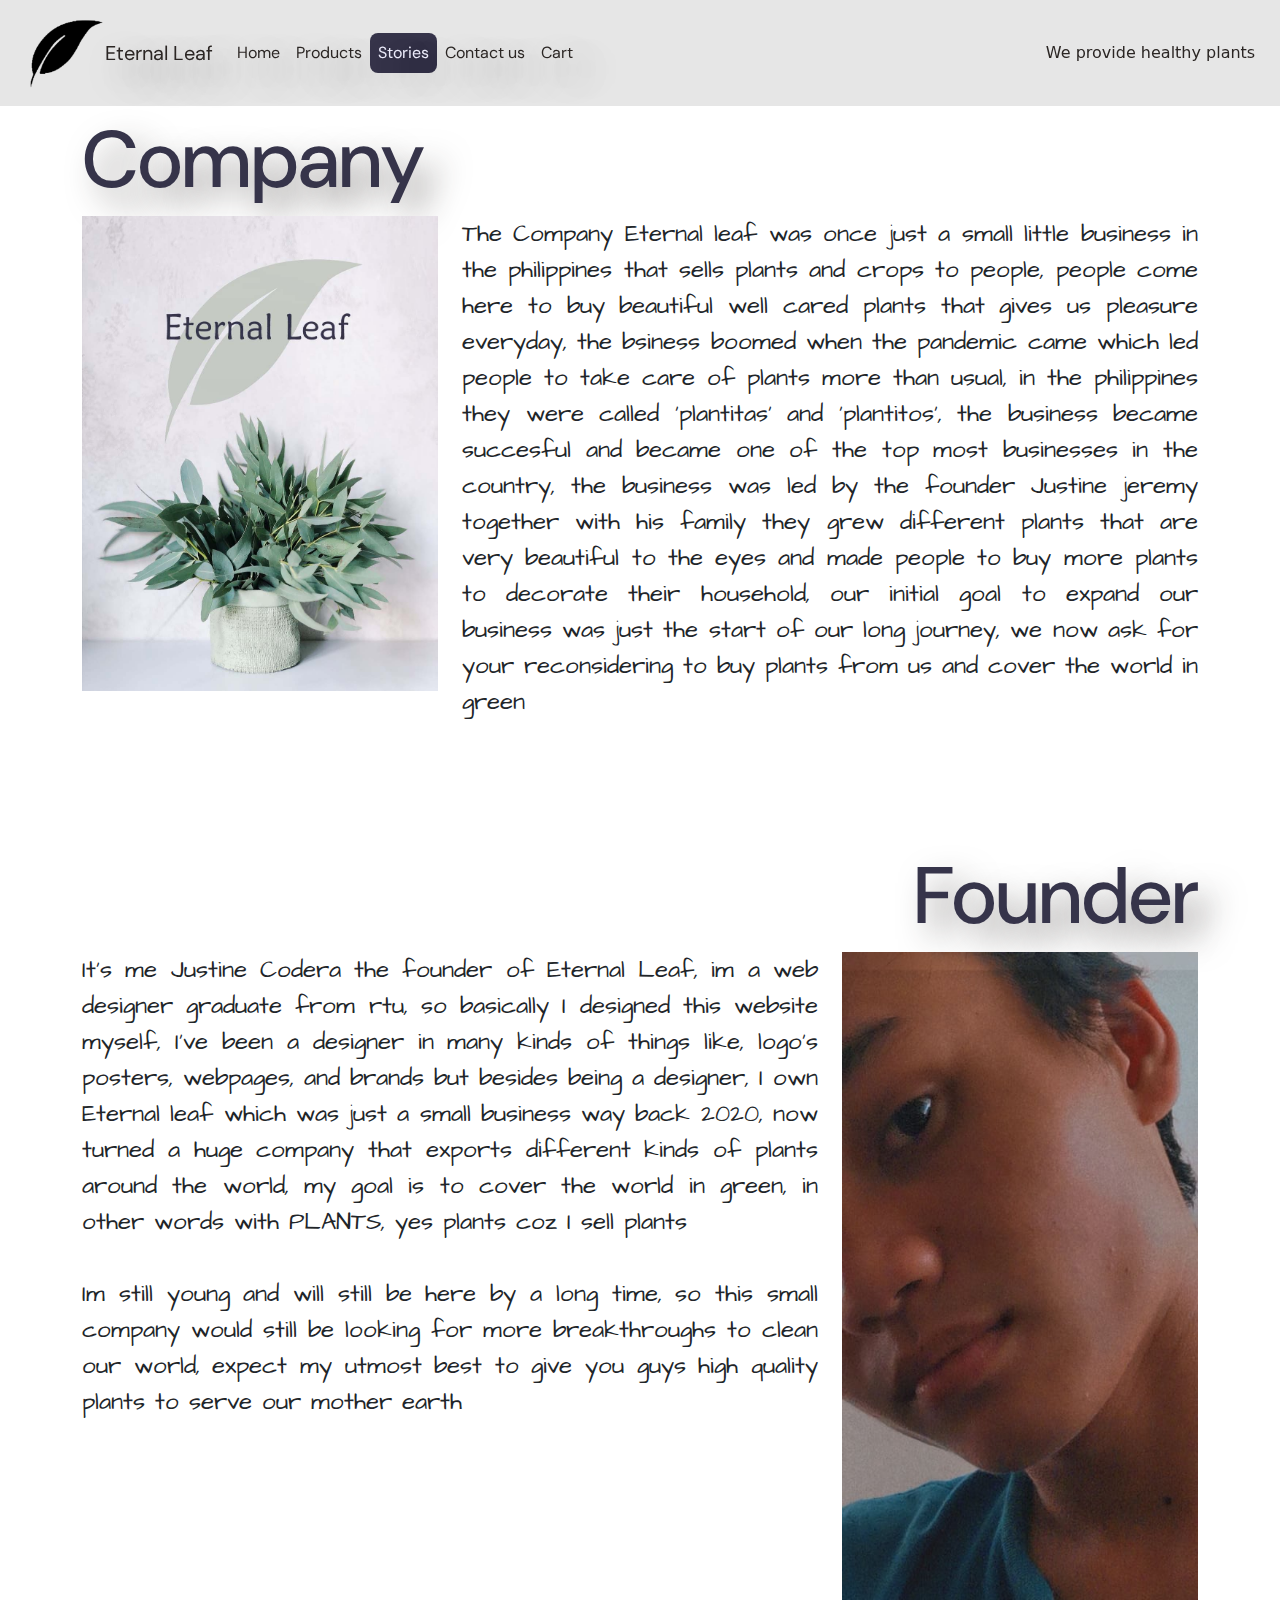
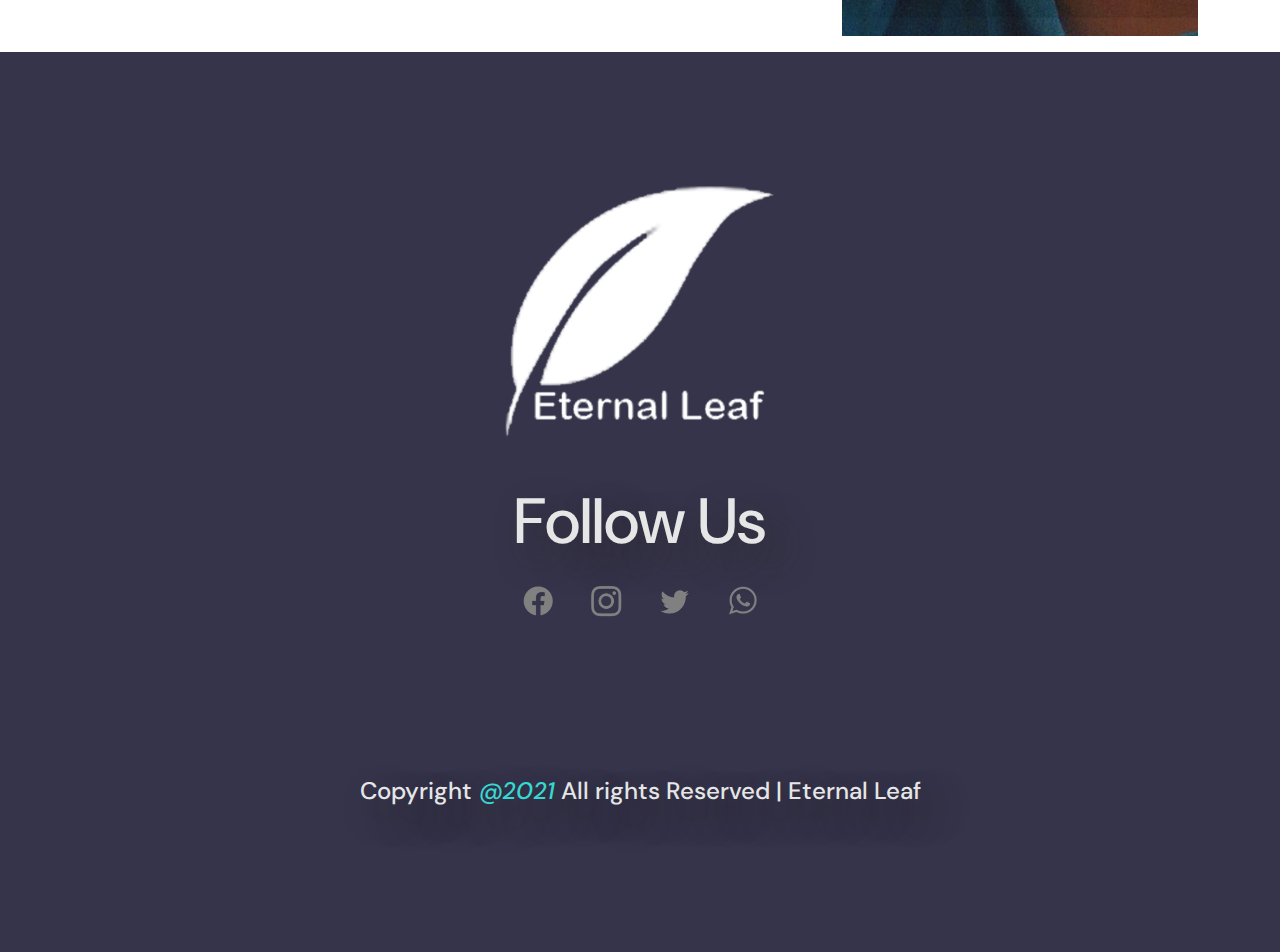
<file: stories.html>
<!DOCTYPE html>
<html>
<head>
	<meta charset="utf-8">
	<title>Eternal Leaf</title>
	<link rel="stylesheet" type="text/css" href="css/bootstrap.css">
	<link rel="stylesheet" type="text/css" href="css/style.css">

	<link rel="shortcut icon" href="img/title-logo.ico" />

</head>
<body>
	<!-- navbar -->
<nav class="navbar navbar-expand-lg sticky">
  <div class="container-fluid">
  	<img src="img/eternalleaf-icon.png">
    <a class="navbar-brand" href="#">Eternal Leaf</a>
    <button class="navbar-toggler" type="button" data-bs-toggle="collapse" data-bs-target="#navbarText" aria-controls="navbarText" aria-expanded="false" aria-label="Toggle navigation">
      <span class="navbar-toggler-icon">
      	<img src="img/cart-icon.png">
      </span>
    </button>
    <div class="collapse navbar-collapse" id="navbarText">
      <ul class="navbar-nav me-auto mb-2 mb-lg-0">
        <li class="nav-item">
          <a class="nav-link" aria-current="page" href="index.html">Home</a>
        </li>
        <li class="nav-item">
          <a class="nav-link" href="products.html">Products</a>
        </li>
        <li class="nav-item">
          <a class="nav-link nav-link-active" href="stories.html">Stories</a>
        </li>
        <li class="nav-item">
          <a class="nav-link" href="contact.html">Contact us</a>
        </li>
        <li class="nav-item">
          <a class="nav-link" href="cart.html">Cart</a>
        </li>
      </ul>
      <span class="navbar-text">
        We provide healthy plants
      </span>
    </div>
  </div>
</nav>

<!-- story 1 -->
<div class="container story-padding">
	<div class="row">
		<h1>Company</h1>
		<div class="col-4">
			<img src="img/product-1.jpg">
		</div>
		<div class="col-8">
			<p>The Company Eternal leaf was once just a small little business in the philippines that sells plants and crops to people, people come here to buy beautiful well cared plants that gives us pleasure everyday, the bsiness boomed when the pandemic came which led people to take care of plants more than usual, in the philippines they were called 'plantitas' and 'plantitos', the business became succesful and became one of the top most businesses in the country, the business was led by the founder Justine jeremy together with his family they grew different plants that are very beautiful to the eyes and made people to buy more plants to decorate their household, our initial goal to expand our business was just the start of our long journey, we now ask for your reconsidering to buy plants from us and cover the world in green</p>
		</div>
	</div>
</div>

<!-- story 2 -->

<div class="container story-padding">
	<div class="row">
		<h1 style="text-align: right;">Founder</h1>
		<div class="col-8">
			<p>It's me Justine Codera the founder of Eternal Leaf, im a web designer graduate from rtu, so basically I designed this website myself, I've been a designer in many kinds of things like, logo's posters, webpages, and brands but besides being a designer, I own Eternal leaf which was just a small business way back 2020, now turned a huge company that exports different kinds of plants around the world, my goal is to cover the world in green, in other words with PLANTS, yes plants coz I sell plants<br><br>
			Im still young and will still be here by a long time, so this small company would still be looking for more breakthroughs to clean our world, expect my utmost best to give you guys high quality plants to serve our mother earth</p>
		</div>
		<div class="col-4">
			<img src="img/Socialimg.jpg">
		</div>
	</div>
</div>

<!-- footer -->
<div class="container-fluid footer">
		<div class="row justify-content-center row-logo">
			<div class="col-4">
				<img src="img/footer-icon.png" class="logo">
			</div>
		</div>
		<div class="row text-center  row-follow_us">
			<h1>
				Follow Us
			</h1>
		</div>
		<div class="row text-center icons row-links">
			<a href="">
				<img src="img/facebook-icon.png" alt="" class="footer-icon">
			</a>
			<a href="">
				<img src="img/insta-icon.png" alt="" class="footer-icon">
			</a>
			<a href="">
				<img src="img/twitter-icon.png" alt="" class="footer-icon">
			</a>
			<a href="">
				<img src="img/whatsapp-icon.png" alt="" class="footer-icon">
			</a>
		</div>
		<div class="row text-center copyright">
			<h3>Copyright<em class="copyright"> @2021</em> All rights Reserved | Eternal Leaf</h3>
		</div>
	</div>
	<script type="text/javascript" src="js/bootstrap.bundle.js"></script>
</body>
</html>
</file>
<file: css/style.css>
/* 
color palette
#ebebfa white
#e6e6e6	light
#2b2624 black
#36344a	dark
#36d9d1	accent


 */

 @import url('https://fonts.googleapis.com/css2?family=Architects+Daughter&family=Caveat:wght@400;600&family=DM+Sans:wght@400;500;700&display=swap');

.y {
	background-color: yellow;
}
.r {
	background-color: red;
}
a,
h1,
h2,
h3,
h4,
h5{
	font-family: DM Sans, sans-serif;
	text-shadow: 1rem 1rem 2rem rgba(43, 38, 36, 0.5);
}
h2 {
	display: inline;
}
p {
	font-family: Architects Daughter, cursive;
}

body {

}
h1 {
	color: #e6e6e6;
	font-size: 5rem;
}
a {
	text-decoration: none;
}
.card {
	margin: .1rem;
	border-radius: 1rem;
	box-shadow: .5rem .5rem 1.5rem rgba(43, 38, 36, 0.4)	;
}
.card img {
	position: relative;
	object-fit: cover;
	height: 30rem;
	border-radius: inherit;
}
.container {
	width: 80%;
}

/* navbar css */
.navbar {
	z-index: 100000;
	transition: 0.6s;
}
.navbar img {
	width: 5rem;
	height: 5rem;
	filter: brightness(1);
}
.navbar-toggler-icon img {
	width: 100%;
	height: 100%;
	position: relative;
	transition: 0.3s;
	filter: invert(100%);
}
.nav-link {
	color: #e6e6e6;
	border-radius: 100%;
	transition: 0.3s;
}
.nav-link-active {
	background-color: #36344a;
	border-radius: .5rem;
	color: #ebebfa;
}
.navbar-brand {
	color: #e6e6e6;
}

.navbar {
	position: fixed;
	width: 100%;
}
.navbar-text {
	color: #e6e6e6;
}

nav.sticky {
	transition: 0.6s;
	padding: .8rem;
	background-color: #e6e6e6;
}
nav.sticky .nav-link {
	color: #2b2624;
	border-radius: 100%;
	transition: 0.3s;
}
nav.sticky .nav-link-active {
	background-color: #36344a;
	color: #ebebfa;
	border-radius: .5rem;
	transition: 0.3s;
}
nav.sticky .navbar-brand {
	color: #2b2624;
	transition: 0.6s;
}
nav.sticky .navbar-text {
	color: #2b2624;
	transition: 0.6s;
}
nav.sticky img {
	filter: brightness(0);
	transition: 0.6s;
}

/* hero css */
.hero {
	height: 100vh;
}
.hero img {
	position: absolute;
	height: 100%;
	object-fit: cover;
	padding: 0;
	z-index: -1;
}
.hero p {
	font-size: 2rem;
}
.hero {
	align-self: center;
	text-align: center;
	color: #e6e6e6;
}

/* body css */
.button {
	background-color: #e6e6e6;
	filter: opacity(50%);
	padding: .8rem;
	border-radius: .5rem;
	color: #36344a;
	text-decoration: none;
	font-size: 1.5rem;
}
.button-shop {
	background-color: #36d9d1;
	color: #36344a;
	filter: opacity(100%);
}
.proceed {
	width: 2rem;
	height: 2rem;
	position: relative;
	text-align: right;

}
.mini-nav {
	padding: 1.5rem;
}
.mini-nav h1 {
	color: #36344a;
	transition: 0.3s;

}
.btn-shop {
	background-color: #ebebfa;
	color: #36344a;
	transition: 0.4s;
	box-shadow: 0 0 .8rem rgba(43, 38, 36, 0.4);
}


/* cards for story page */

.card-img-story {
	width: 100%;
	position: absolute;
	opacity: 100%;
	transition: 0.6s;
}
.card-story {
	height: 100%;
	width: 100%;
	transition: 0.3s;
	position: absolute;
	border-radius: 100%; /*add hover effect*/
	transform: scale(0);
	background-color: #ebebfa;
}

/* footer css */
.footer {
	background-color: #36344a;
	height: 100vh;
	padding-top: 5rem;
	margin-top: 1rem;
}
.footer .row .col-4 {
	display: block;
	text-align: center;

}
.footer .row {
	margin-bottom: 5rem;
	position: relative;
}
.footer a {
	padding: 0;
	margin: 0;
}
.footer .icons img {
	padding: 0;
	margin: 0 1rem;
}
.footer .row .logo {
	width: 20rem;
	height: 20rem;
}
.footer h1 {
	font-size: 4rem;
	text-align: center;
}
.footer h3 {
	font-size: 1.5rem;
	color: #e6e6e6;
}
.footer .icons {
	display: block;
}
.footer-icon {
	width: 2rem;
	height: 2rem;
	filter: invert(50%);
	transition: 0.3s;
}
.footer .row-follow_us {
	margin-bottom: 1rem;

}
.footer .row-logo {
	margin-bottom: 1rem;
	margin-top: 1rem;
}
.footer .row-links {
	margin-bottom: 10rem;
}
.copyright {
	color: #36d9d1;
}

/* products page */
.products-padding {
	padding-top: 7rem;
}
.products-nav {
	padding-left: 3rem;
	color: #535353;
	cursor: pointer;
}

.mini-nav_active {
	color: #2b2624;
}
/* carousel */
/*.carousel {
	height: 100vh;
}*/
.carousel .carousel-inner{
	position: relative;
	padding: 10rem 0;
}
.carousel-item {
	height: 100%;
	transition: 0.6s;
}
.clients-feedback h1 {
	color: #2b2624;
	padding-top: 5rem;
}
.carousel-item .row .feedback-container {
	margin: 2rem;
	padding: 1rem;
	border-radius: .5rem;
	background-color: #e6e6e6;
}
.carousel-item .row .col-4 img {
	width: 8rem;
	height: 8rem;
	border-radius: .5rem;
}


/* story */
.story-padding {
	padding-top: 7rem;
	width: 100%;
}
.story-padding .row {
	min-height: 20rem;
}
.story-padding .row h1 {
	color: #36344a;
}
.story-padding .row .col-4, .story-padding .row .col-8 {
	height: 100%;
	position: relative;
}
.story-padding .row .col-4 img {
	height: 100%;
	width: 100%;
	object-fit: cover;
}
.story-padding .row .col-8 p {
	text-align: justify;
	font-size: 1.5rem;
}

/* contacts */
.contacts-padding {
	padding-top: 7rem;
}
.contacts-padding h1 {
	color: #36344a;
	text-align: center;
}
.contact-icons img{
	width: 3rem;
	height: 3rem;
}
.contacts-padding .row{
	margin: 2rem 0;
}
.contacts-padding .row .col-6 h3 {
	text-align: right;
}
.contact-map {
	margin: 2rem 0;
}
/* checkout */
.checkout-padding {
	padding-top: 7rem;
}
.checkout {
	background-color: #e6e6e6;
	padding: 3rem;
}
.checkout .row h1 {
	color: #36344a	;
}
.total-checkout .total-cost a {
	text-decoration: none;
}
.total-checkout .total-cost h3 {
	display: inline;
}
.total-checkout .total-cost a h3 {
	margin-left: 2rem;
	color: #36d9d1;
	background-color: #36344a;
	padding: .5rem;
	border-radius: .5rem;
}
/* hover */
.button:hover {
	color: #2b2624;
	background-color: #d1d1d1;
	filter: opacity(100%);
	transition: 0.4s;
}
.button-shop:hover {
	background-color: #21827d;
	color: #fff;
	filter: opacity(100%);
	transition: 0.4s;
}
.navbar-toggler-icon:hover img {
	filter: invert(0);
	transition: 0.3s;
}
.nav-link:hover, .nav-link:focus {
	color: #36d9d1;
	background-color: #36344a;
	border-radius: .5rem;
	transition: 0.4s;
}
.navbar-brand:hover, .navbar-text:hover {
	color: #fff;
	transition: 0.4s;
}
nav.sticky .nav-link:hover {
	color: #36d9d1;
	background-color: #36344a;
	border-radius: .5rem;
	transition: 0.4s;
}
.proceed:hover h1 {
	color: #2b2624;
	transform: translateX(3%);
	transition: 0.6s;
}
.btn-shop:hover {
	background-color: #36344a;
	color: #e6e6e6;
	transition: 0.4s;
}
.card:hover .card-story {
	transform: scale(1);
	border-radius: 0;
	transition: .5s;
}
.footer-icon:hover {
	transition: 0.3s;
	filter: invert(0);
}

/* onclick */
.products-nav:active {
	color: #36344a;

}
.prod {
	transform: scale(1.0);
	animation-delay: 0.6s;
	transition: transform 0.6s;
}

.hidden {
	transform: scale(0);
	position: absolute;
	visibility: hidden;
	animation-delay: position 1s;
	transition: transform 0.6s;/* smart move! */
}
/* AFTER */
.latest .card-title::after {
	content: 'new';
	background-color: #36d9d1;
	border-radius: .5rem;
	font-size: 1rem;
	padding: .2rem;
}
.popular .card-title::after {
	content: 'popular';
	background-color: #36d9d1;
	border-radius: .5rem;
	font-size: 1rem;
	padding: .2rem;
}

@media (max-width: 640px) {
h1 {
	color: #e6e6e6;
	font-size: 3rem;
}
.hero p {
	font-size: 1.5rem;
}

nav.sticky {
	transition: 0.6s;
	padding: .6rem;
	background-color: #e6e6e6;
}
.button {
	padding: .8rem;
	font-size: 1.2rem;
}


}
</file>
